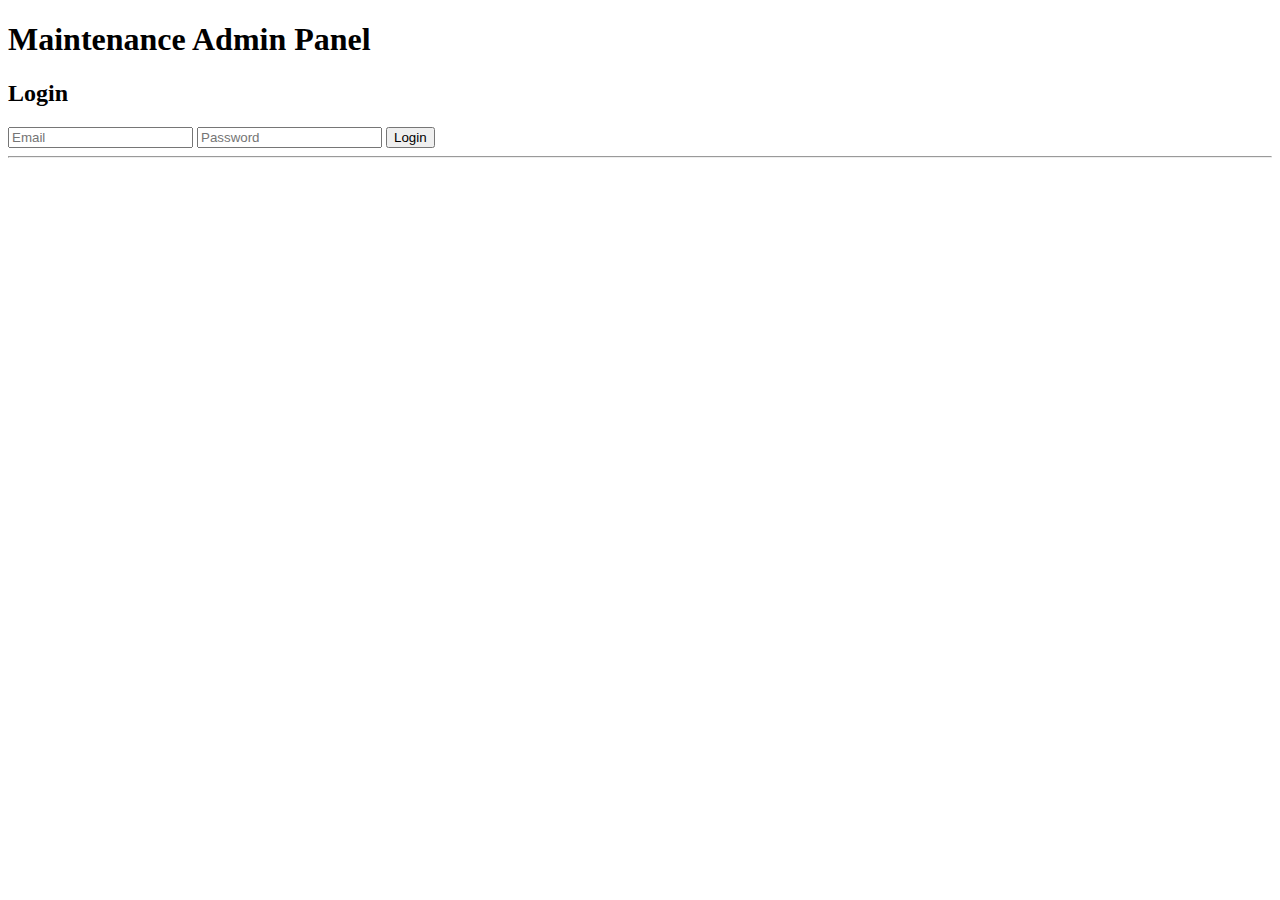
<file: index.html>
<!DOCTYPE html>
<html lang="en">

<head>
  <meta charset="UTF-8" />
  <title>Maintenance Admin Panel</title>
</head>

<body>

  <h1>Maintenance Admin Panel</h1>

  <h2>Login</h2>
  <input id="email" placeholder="Email" />
  <input id="password" type="password" placeholder="Password" />
  <button onclick="login()">Login</button>

  <hr />

  <div id="invoiceSection" style="display:none">
    <h2>Generate Invoice</h2>

    <input id="workOrderId" type="number" value="1" />
    <button onclick="generateInvoice()">Generate Invoice</button>

    <br /><br />
    <a id="invoiceLink" href="#" target="_blank" style="display:none;"></a>
  </div>


  <script src="app.js"></script>
</body>

</html>
</file>
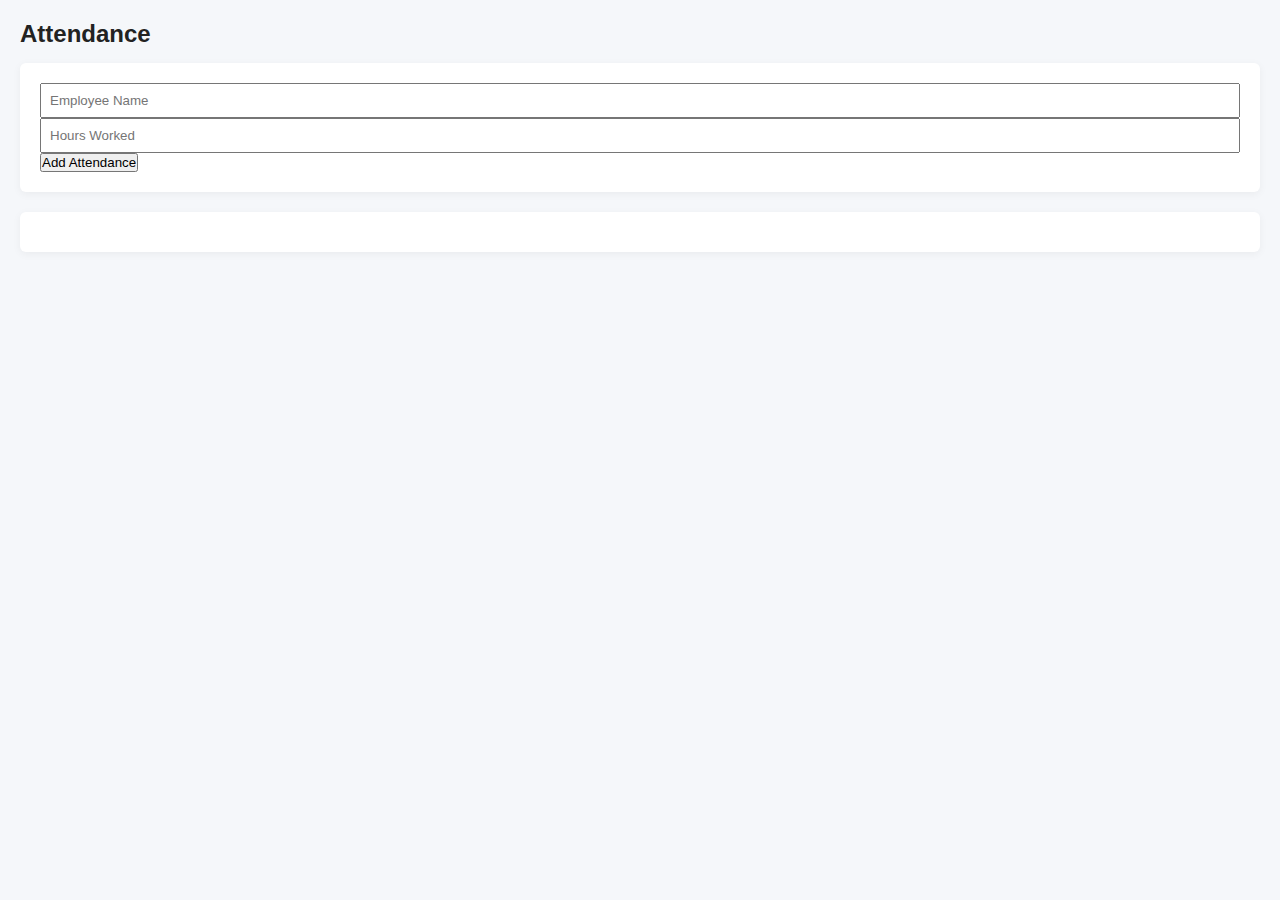
<file: attendance.html>
<!DOCTYPE html>
<html>
<head>
  <title>Attendance</title>
  <link rel="stylesheet" href="style.css">
</head>
<body>

<h2>Attendance</h2>

<div class="card">
  <input type="text" id="employeeName" placeholder="Employee Name">
  <input type="number" id="hours" placeholder="Hours Worked">
  <button onclick="submitAttendance()">Add Attendance</button>
</div>

<div class="card">
  <ul id="attendanceList"></ul>
</div>

<script src="app.js"></script>
</body>
</html>
</file>
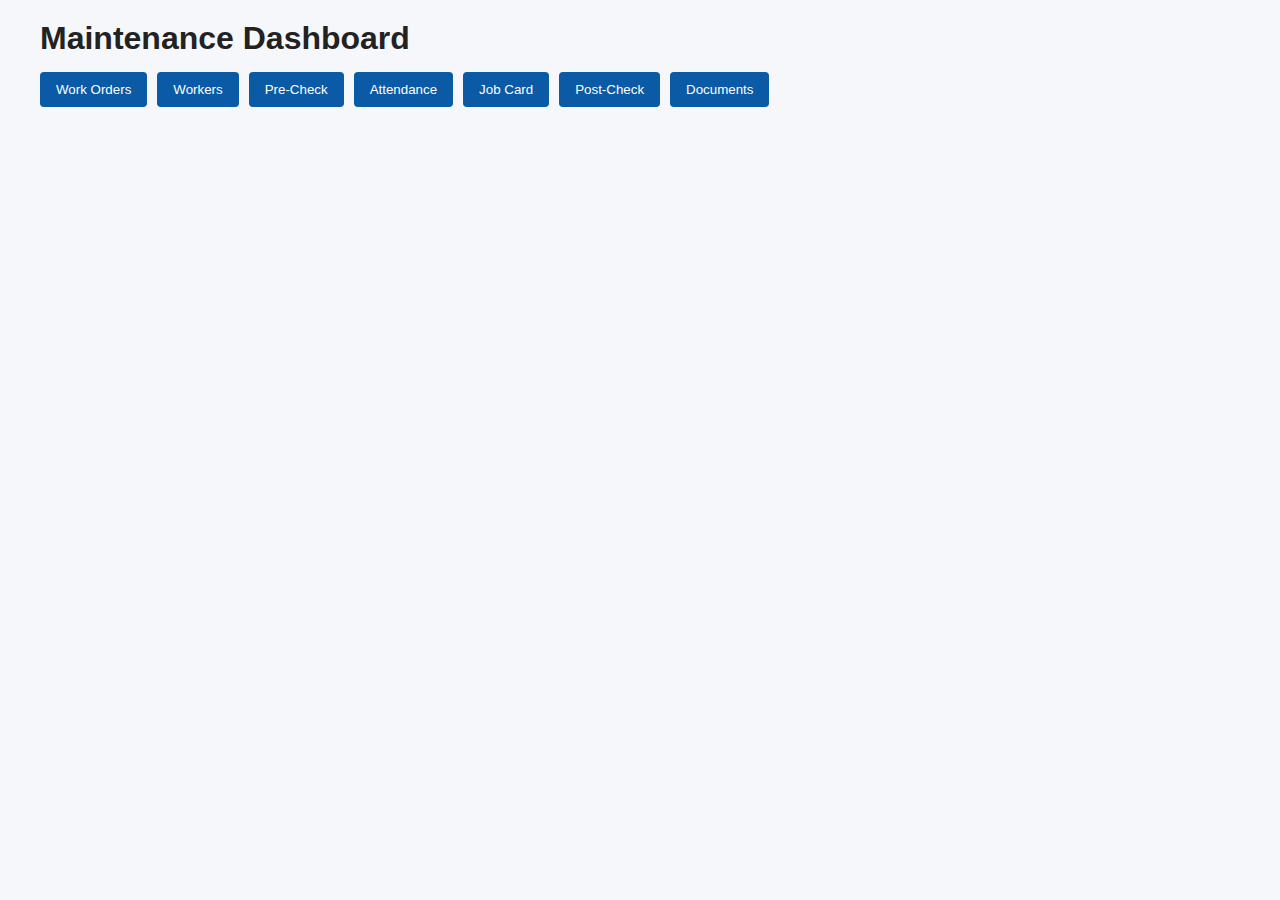
<file: dashboard.html>
<!DOCTYPE html>
<html>
<head>
  <title>Maintenance Dashboard</title>
  <link rel="stylesheet" href="style.css">
</head>
<body>
<div class="container">
  <h1>Maintenance Dashboard</h1>

  <div class="nav">
    <button onclick="go('workorder.html')">Work Orders</button>
    <button onclick="go('workers.html')">Workers</button>
    <button onclick="go('precheck.html')">Pre-Check</button>
    <button onclick="go('attendance.html')">Attendance</button>
    <button onclick="go('jobcard.html')">Job Card</button>
    <button onclick="go('postcheck.html')">Post-Check</button>
    <button onclick="go('documents.html')">Documents</button>
  </div>
</div>

<script>
function go(page){ window.location.href = page; }
</script>
</body>
</html>
</file>
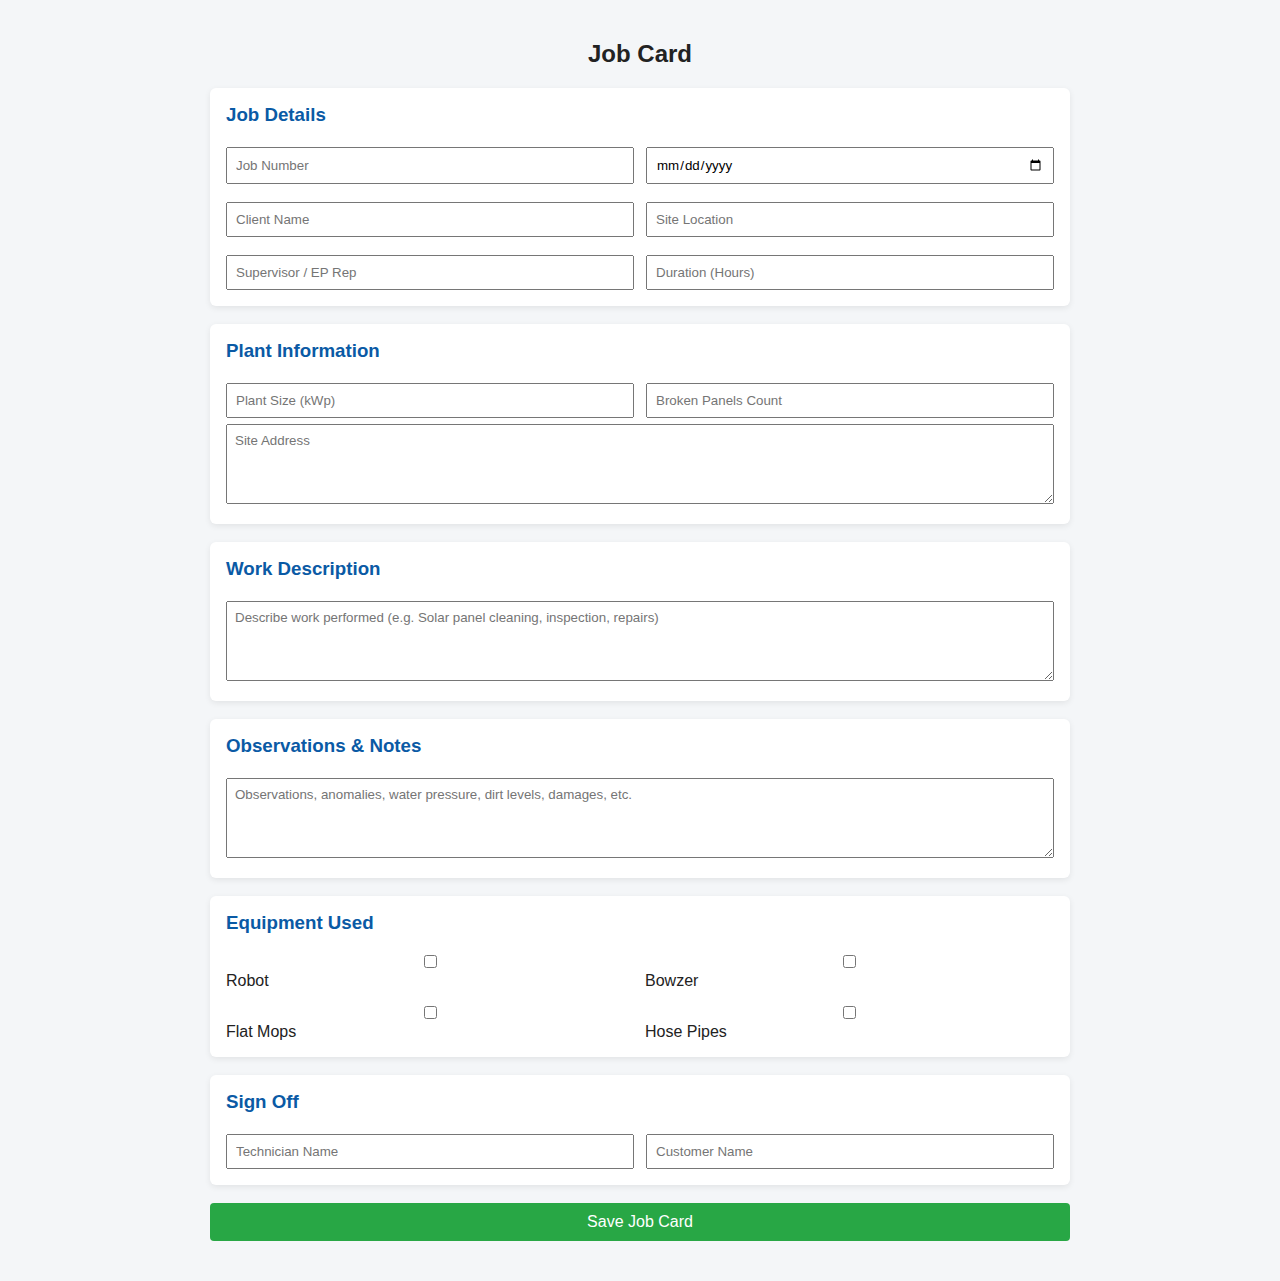
<file: jobcard.html>
<!DOCTYPE html>
<html lang="en">

<head>
    <title>Job Card</title>
    <link rel="stylesheet" href="style.css">
</head>

<body>

    <div class="container">

        <h2 class="page-title">Job Card</h2>

        <!-- BASIC DETAILS -->
        <section class="card">
            <h3>Job Details</h3>

            <div class="grid-2">
                <input placeholder="Job Number" id="job_no">
                <input type="date" id="job_date">
                <input placeholder="Client Name" id="client">
                <input placeholder="Site Location" id="site">
                <input placeholder="Supervisor / EP Rep" id="rep">
                <input placeholder="Duration (Hours)" id="duration">
            </div>
        </section>

        <!-- PLANT INFO -->
        <section class="card">
            <h3>Plant Information</h3>

            <div class="grid-2">
                <input placeholder="Plant Size (kWp)" id="plant_size">
                <input placeholder="Broken Panels Count" id="broken_panels">
            </div>

            <textarea placeholder="Site Address" id="address"></textarea>
        </section>

        <!-- JOB DESCRIPTION -->
        <section class="card">
            <h3>Work Description</h3>
            <textarea id="job_desc"
                placeholder="Describe work performed (e.g. Solar panel cleaning, inspection, repairs)"></textarea>
        </section>

        <!-- OBSERVATIONS -->
        <section class="card">
            <h3>Observations & Notes</h3>
            <textarea id="comments"
                placeholder="Observations, anomalies, water pressure, dirt levels, damages, etc."></textarea>
        </section>

        <!-- EQUIPMENT -->
        <section class="card">
            <h3>Equipment Used</h3>

            <div class="check-grid">
                <label><input type="checkbox"> Robot</label>
                <label><input type="checkbox"> Bowzer</label>
                <label><input type="checkbox"> Flat Mops</label>
                <label><input type="checkbox"> Hose Pipes</label>
            </div>
        </section>

        <!-- SIGN OFF -->
        <section class="card">
            <h3>Sign Off</h3>

            <div class="grid-2">
                <input placeholder="Technician Name">
                <input placeholder="Customer Name">
            </div>
        </section>

        <button class="primary" onclick="submitJobCard()">Save Job Card</button>

    </div>
    <style>
        body {
            font-family: Arial, sans-serif;
            background: #f4f6f8;
            margin: 0;
        }

        .container {
            max-width: 900px;
            margin: auto;
            padding: 20px;
        }

        .page-title {
            text-align: center;
            margin-bottom: 20px;
        }

        .card {
            background: #fff;
            padding: 16px;
            margin-bottom: 18px;
            border-radius: 6px;
            box-shadow: 0 2px 6px rgba(0, 0, 0, 0.08);
        }

        h3 {
            margin-top: 0;
            color: #0a5aa5;
        }

        .grid-2 {
            display: grid;
            grid-template-columns: repeat(2, 1fr);
            gap: 12px;
        }

        .check-grid {
            display: grid;
            grid-template-columns: repeat(2, 1fr);
            gap: 10px;
        }

        input,
        textarea {
            width: 100%;
            padding: 8px;
            margin-top: 6px;
        }

        textarea {
            min-height: 80px;
        }

        .primary {
            background: #0a5aa5;
            color: white;
            padding: 12px;
            width: 100%;
            border: none;
            font-size: 16px;
            cursor: pointer;
            border-radius: 4px;
        }

        .primary:hover {
            background: #084a8c;
        }

        /* MOBILE */
        @media (max-width: 600px) {

            .grid-2,
            .check-grid {
                grid-template-columns: 1fr;
            }
        }
    </style>
    <script src="app.js"></script>
</body>

</html>
</file>
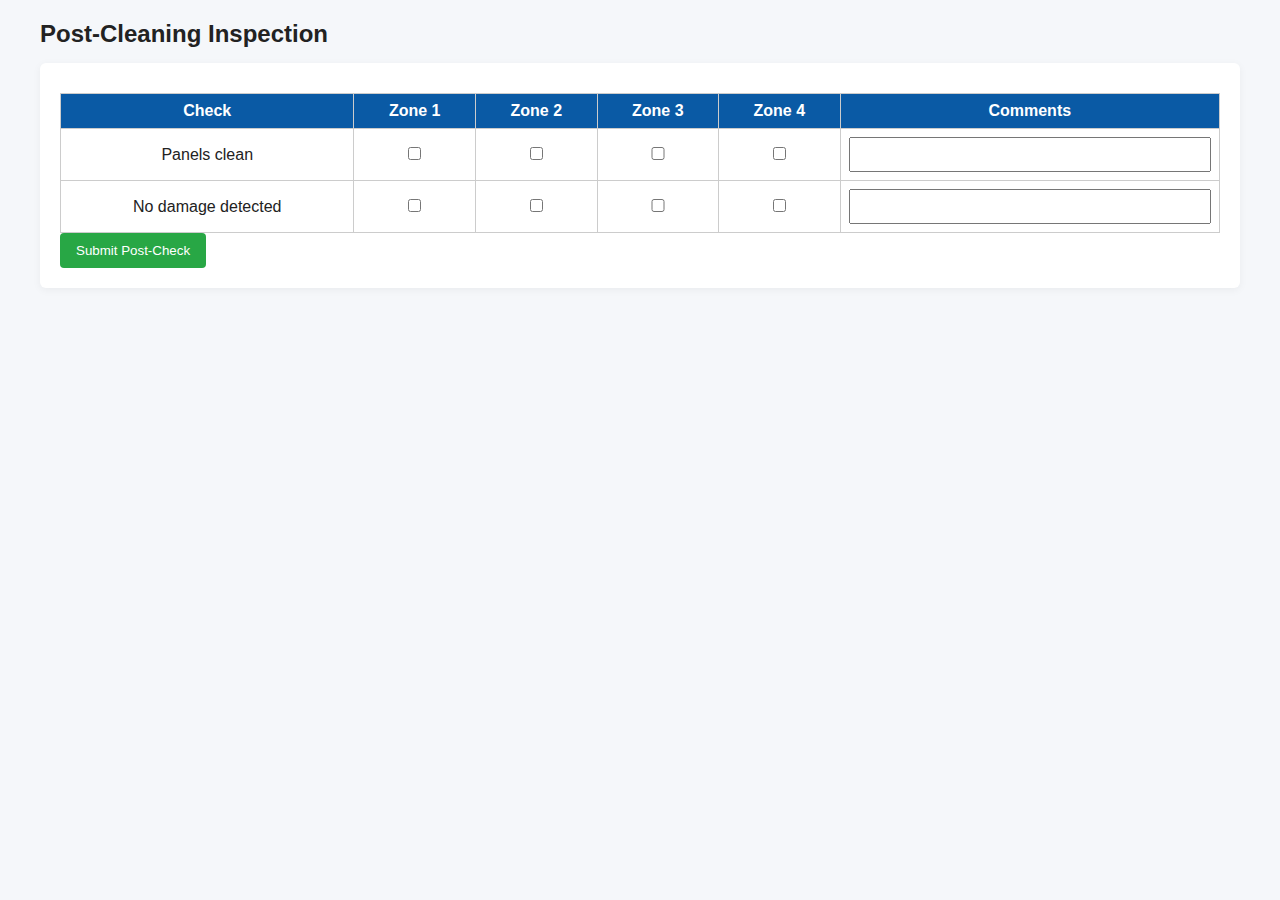
<file: postcheck.html>
<!DOCTYPE html>
<html>
<head>
  <title>Post-Cleaning Check</title>
  <link rel="stylesheet" href="style.css">
</head>
<body>
<div class="container">
<h2>Post-Cleaning Inspection</h2>

<div class="card">
<table>
<tr>
  <th>Check</th>
  <th>Zone 1</th>
  <th>Zone 2</th>
  <th>Zone 3</th>
  <th>Zone 4</th>
  <th>Comments</th>
</tr>

<tr>
<td>Panels clean</td>
<td><input type="checkbox"></td>
<td><input type="checkbox"></td>
<td><input type="checkbox"></td>
<td><input type="checkbox"></td>
<td><input></td>
</tr>

<tr>
<td>No damage detected</td>
<td><input type="checkbox"></td>
<td><input type="checkbox"></td>
<td><input type="checkbox"></td>
<td><input type="checkbox"></td>
<td><input></td>
</tr>
</table>

<button class="primary" onclick="submitPostcheck()">Submit Post-Check</button>
</div>
</div>

<script src="app.js"></script>
</body>
</html>
</file>
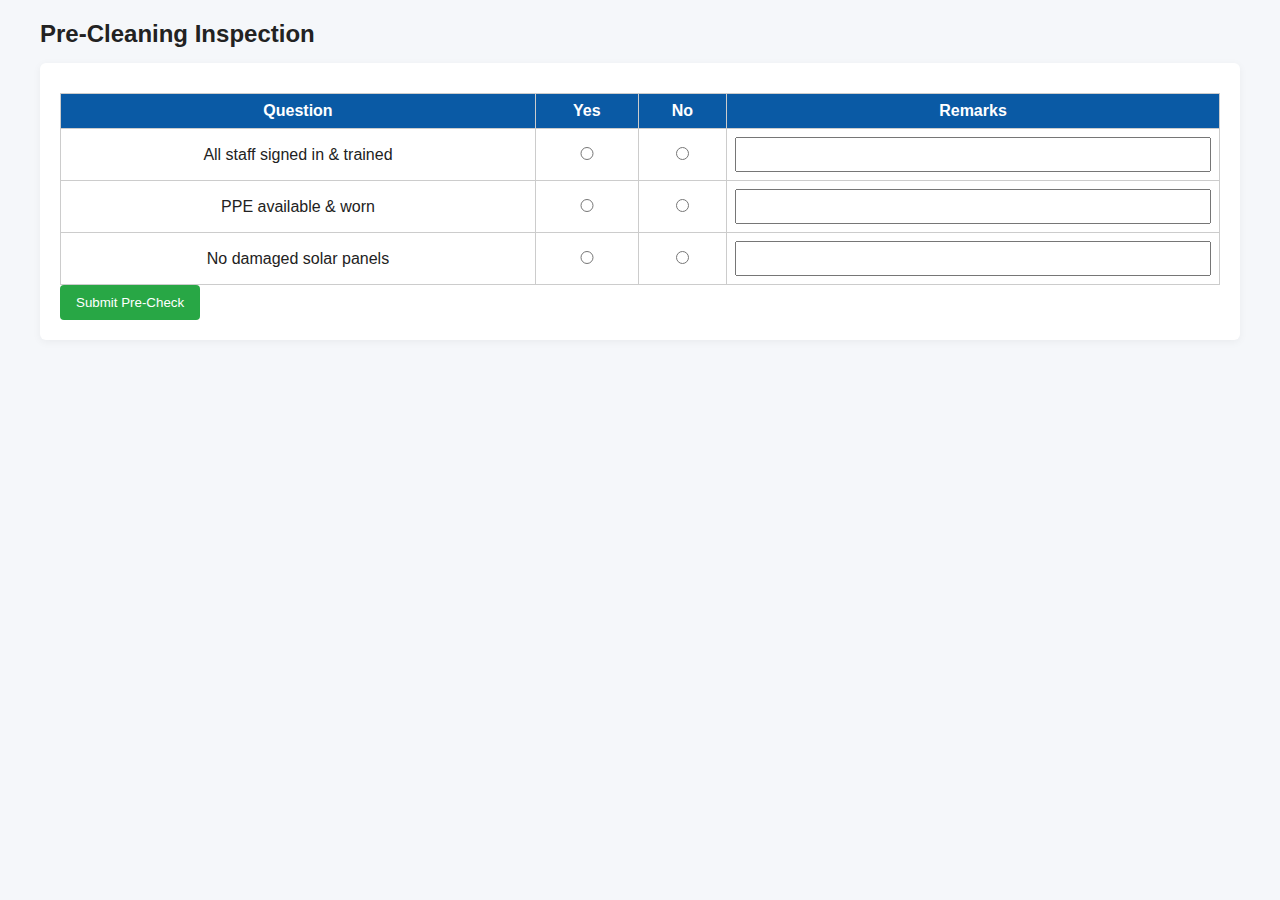
<file: precheck.html>
<!DOCTYPE html>
<html>
<head>
  <title>Pre-Cleaning Check</title>
  <link rel="stylesheet" href="style.css">
</head>
<body>
<div class="container">
<h2>Pre-Cleaning Inspection</h2>

<div class="card">
<table>
<tr>
  <th>Question</th>
  <th>Yes</th>
  <th>No</th>
  <th>Remarks</th>
</tr>

<tr>
<td>All staff signed in & trained</td>
<td><input type="radio" name="q1"></td>
<td><input type="radio" name="q1"></td>
<td><input></td>
</tr>

<tr>
<td>PPE available & worn</td>
<td><input type="radio" name="q2"></td>
<td><input type="radio" name="q2"></td>
<td><input></td>
</tr>

<tr>
<td>No damaged solar panels</td>
<td><input type="radio" name="q3"></td>
<td><input type="radio" name="q3"></td>
<td><input></td>
</tr>
</table>

<button class="primary" onclick="submitPrecheck()">Submit Pre-Check</button>
</div>
</div>

<script src="app.js"></script>
</body>
</html>
</file>
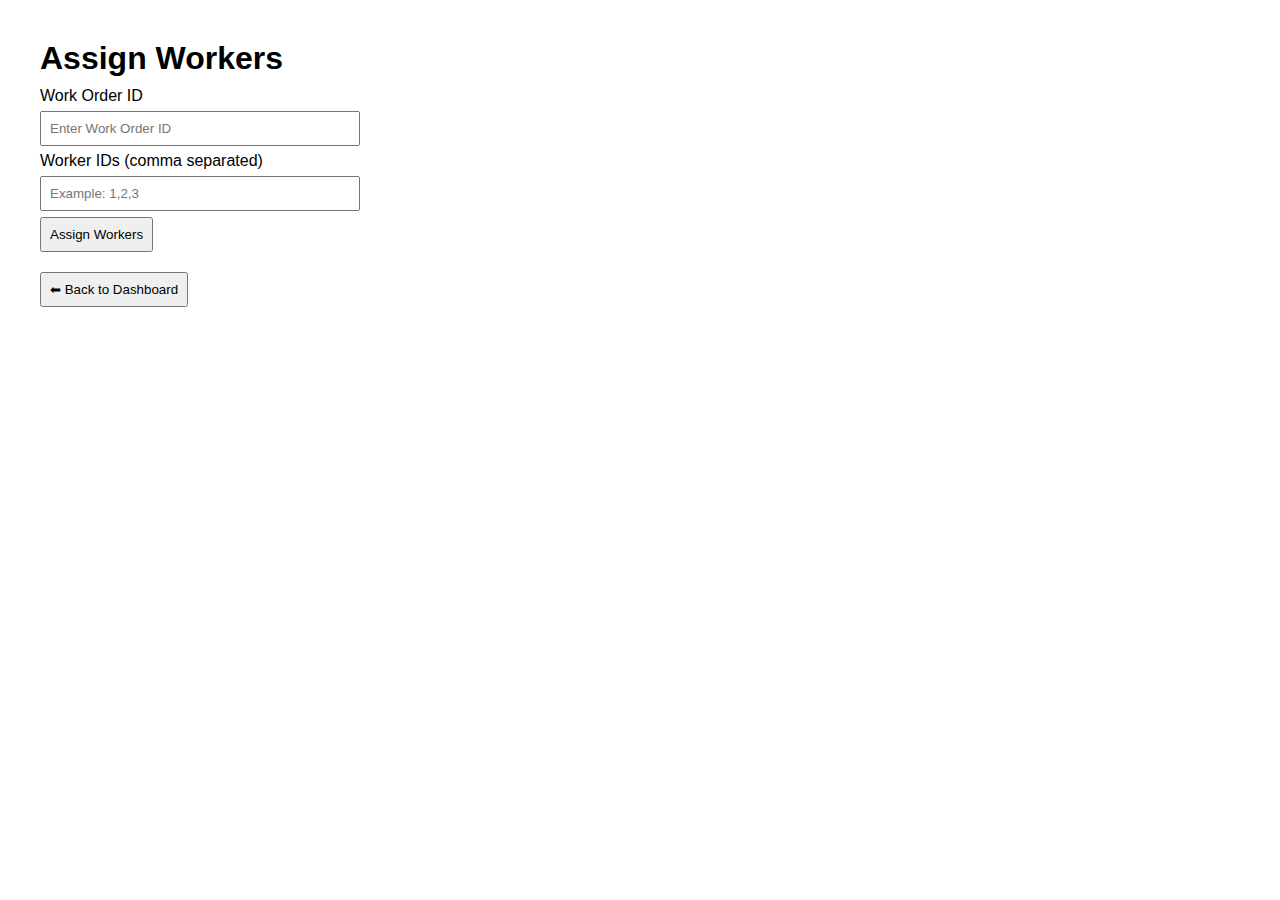
<file: worker.html>
<!DOCTYPE html>
<html lang="en">
<head>
  <meta charset="UTF-8" />
  <title>Assign Workers</title>
  <meta name="viewport" content="width=device-width, initial-scale=1.0" />

  <script src="app.js" defer></script>

  <style>
    body {
      font-family: Arial, sans-serif;
      margin: 40px;
    }
    h1 {
      margin-bottom: 10px;
    }
    input, button {
      padding: 8px;
      margin: 6px 0;
      width: 300px;
      display: block;
    }
    button {
      width: auto;
      cursor: pointer;
    }
    .back {
      margin-top: 20px;
    }
  </style>
</head>
<body>

  <h1>Assign Workers</h1>

  <label>Work Order ID</label>
  <input type="number" id="workOrderId" placeholder="Enter Work Order ID" />

  <label>Worker IDs (comma separated)</label>
  <input type="text" id="workerIds" placeholder="Example: 1,2,3" />

  <button onclick="assignWorkers()">Assign Workers</button>

  <div class="back">
    <button onclick="location.href='dashboard.html'">⬅ Back to Dashboard</button>
  </div>

</body>
</html>
</file>
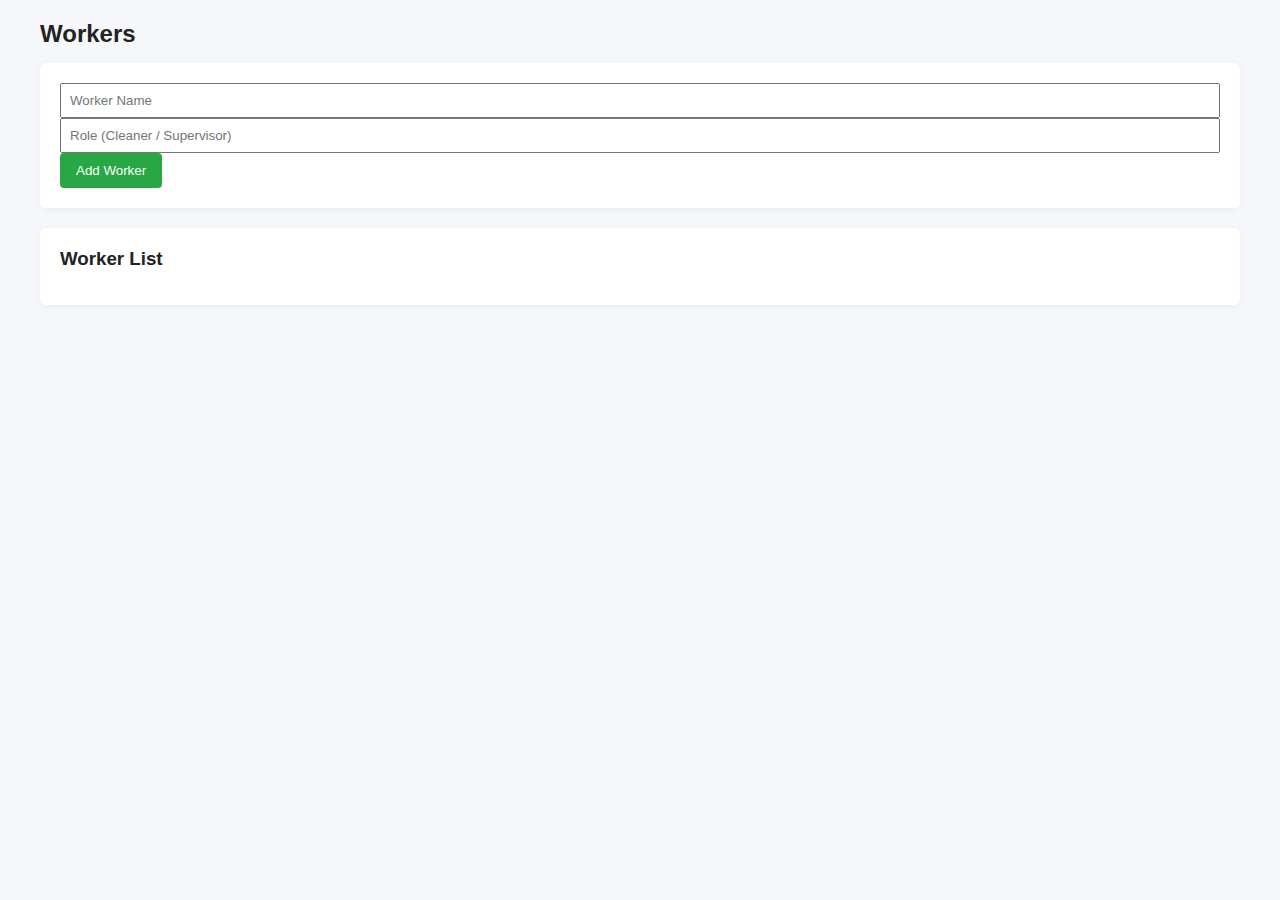
<file: workers.html>
<!DOCTYPE html>
<html>
<head>
  <title>Workers</title>
  <link rel="stylesheet" href="style.css">
</head>
<body>
<div class="container">
  <h2>Workers</h2>

  <div class="card">
    <input id="workerName" placeholder="Worker Name">
    <input id="workerRole" placeholder="Role (Cleaner / Supervisor)">
    <button class="primary" onclick="addWorker()">Add Worker</button>
  </div>

  <div class="card">
    <h3>Worker List</h3>
    <ul id="workerList"></ul>
  </div>
</div>

<script src="app.js"></script>
</body>
</html>
</file>
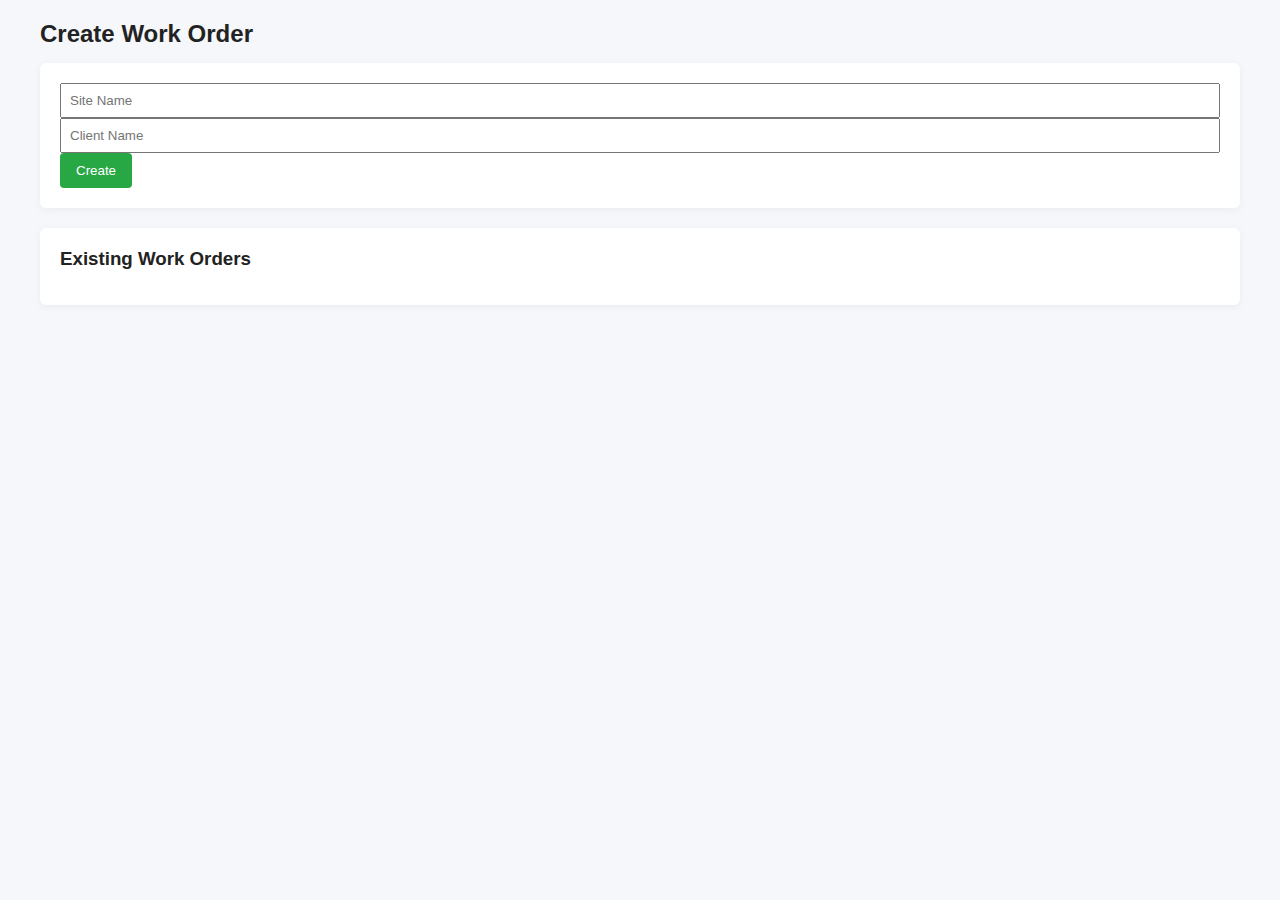
<file: workorder.html>
<!DOCTYPE html>
<html>
<head>
  <title>Work Orders</title>
  <link rel="stylesheet" href="style.css">
</head>
<body>
<div class="container">
  <h2>Create Work Order</h2>

  <div class="card">
    <input id="siteName" placeholder="Site Name">
    <input id="clientName" placeholder="Client Name">
    <button class="primary" onclick="createWorkOrder()">Create</button>
  </div>

  <div class="card">
    <h3>Existing Work Orders</h3>
    <ul id="workOrderList"></ul>
  </div>
</div>

<script src="app.js"></script>
</body>
</html>
</file>
<file: style.css>
/* RESET */
* {
  box-sizing: border-box;
  margin: 0;
  padding: 0;
  font-family: "Segoe UI", Arial, sans-serif;
}

body {
  background: #f5f7fa;
  color: #222;
  padding: 20px;
}

h1, h2, h3 {
  margin-bottom: 15px;
}

.container {
  max-width: 1200px;
  margin: auto;
}

/* NAV */
.nav {
  display: flex;
  flex-wrap: wrap;
  gap: 10px;
  margin-bottom: 20px;
}

.nav button {
  padding: 10px 16px;
  border: none;
  background: #0a5aa5;
  color: white;
  border-radius: 4px;
  cursor: pointer;
}

.nav button:hover {
  background: #083f75;
}

/* CARD */
.card {
  background: white;
  padding: 20px;
  border-radius: 6px;
  margin-bottom: 20px;
  box-shadow: 0 2px 8px rgba(0,0,0,0.05);
}

/* TABLE FOR CHECKLISTS */
table {
  width: 100%;
  border-collapse: collapse;
  margin-top: 10px;
}

table th, table td {
  border: 1px solid #ccc;
  padding: 8px;
  text-align: center;
}

table th {
  background: #0a5aa5;
  color: white;
}

/* FORM ELEMENTS */
input, select, textarea {
  padding: 8px;
  width: 100%;
}

textarea {
  resize: vertical;
}

button.primary {
  background: #28a745;
  color: white;
  padding: 10px 16px;
  border: none;
  border-radius: 4px;
  cursor: pointer;
}

button.primary:hover {
  background: #218838;
}

/* MOBILE */
@media (max-width: 768px) {
  table {
    font-size: 12px;
  }

  .nav {
    flex-direction: column;
  }
}
</file>
